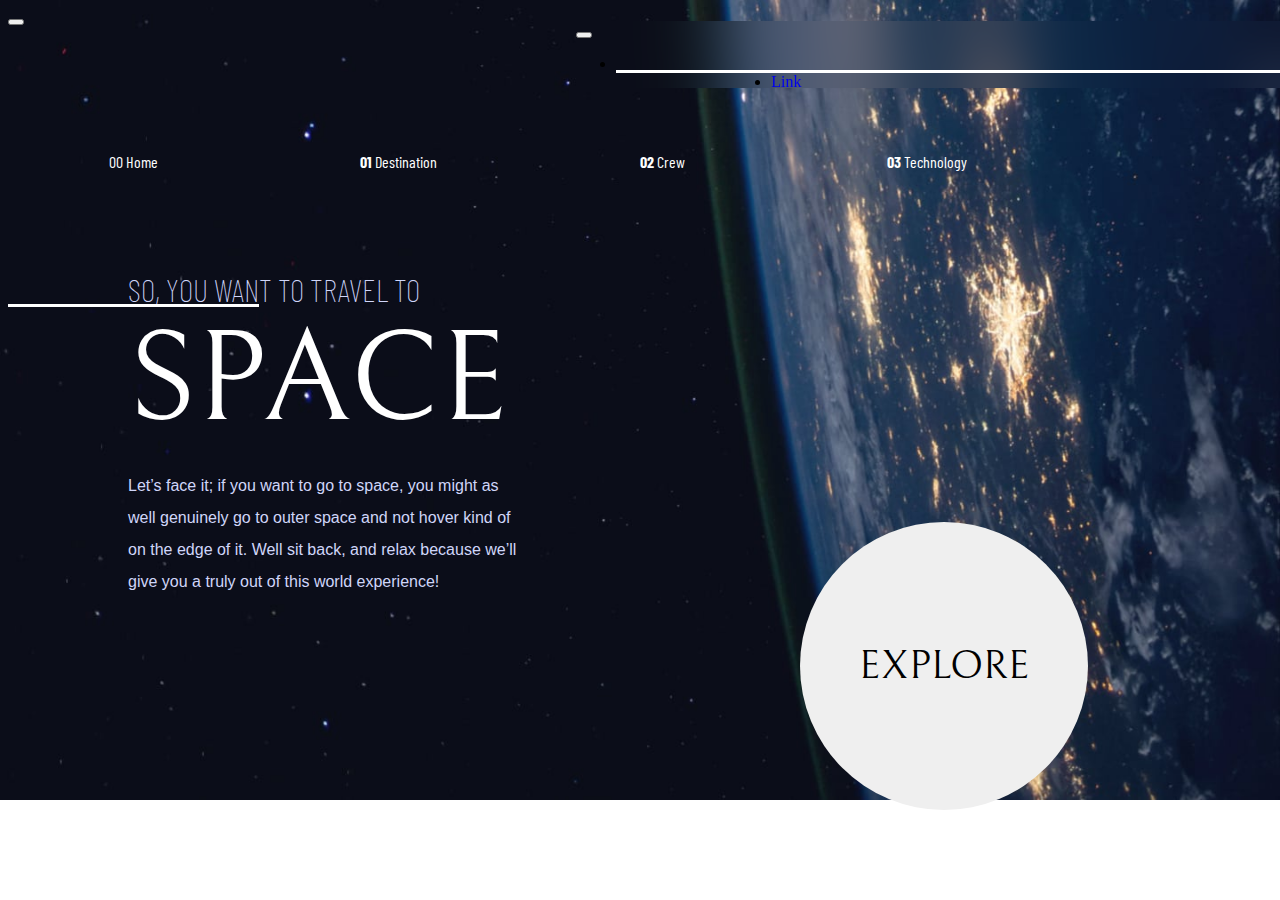
<file: starter-code/index.html>
<!DOCTYPE html>
<html lang="en">
  <head>
    <meta charset="UTF-8" />
    <meta name="viewport" content="width=device-width, initial-scale=1.0" />

    <link rel="preconnect" href="https://fonts.googleapis.com" />
    <link rel="preconnect" href="https://fonts.gstatic.com" crossorigin />
    <link
      href="https://fonts.googleapis.com/css2?family=Barlow+Condensed:wght@200&family=Bellefair&display=swap"
      rel="stylesheet"
    />

    <link
      rel="icon"
      type="image/png"
      sizes="32x32"
      href="./assets/favicon-32x32.png"
    />

    <!-- CSS stylesheets -->
    <link
      href="https://cdn.jsdelivr.net/npm/bootstrap@5.2.2/dist/css/bootstrap.min.css"
      rel="stylesheet"
      integrity="sha384-Zenh87qX5JnK2Jl0vWa8Ck2rdkQ2Bzep5IDxbcnCeuOxjzrPF/et3URy9Bv1WTRi"
      crossorigin="anonymous"
    />

    <!-- Bootstrap Scripts -->
    <script
      src="https://cdn.jsdelivr.net/npm/bootstrap@5.2.2/dist/js/bootstrap.bundle.min.js"
      integrity="sha384-OERcA2EqjJCMA+/3y+gxIOqMEjwtxJY7qPCqsdltbNJuaOe923+mo//f6V8Qbsw3"
      crossorigin="anonymous"
    ></script>

    <link rel="stylesheet" href="styles.css" />

    <title>Frontend Mentor | Space tourism website</title>
    <style>
      body {
        background-image: url("./assets/home/background-home-desktop.jpg");
        background-repeat: no-repeat;
        background-size: cover;
      }
      @media only screen and (max-width: 767px) {
        body {
          /* The file size of this background image is 93% smaller
       * to improve page load speed on mobile internet connections */
          background-image: url("./assets/home/background-home-mobile.jpg");
          background-attachment: fixed;
        }
      }
    </style>
  </head>
  <body>
    <nav class="navbar navbar-expand-lg" id="my-navbar">
      <button class="navbar-toggler" type="button" data-toggle="collapse" data-target="#navbarTogglerDemo03" aria-controls="navbarTogglerDemo03" aria-expanded="false" aria-label="Toggle navigation">
        <span class="navbar-toggler-icon"></span>
      </button>
    
      <div class="collapse navbar-collapse" id="navbarTogglerDemo03">
        <ul class="navbar-nav mr-auto mt-2 mt-lg-0">
          <li class="nav-item active">
            <div class="col-lg-3 col-md-4 d-flex justify-content-center nav-item">
              <div class="item-div active">
                <a class="main-navbar-link-anchor nav-link" href="index.html">00 Home</a>
              </div>
            </div>
          </li>
          <li class="nav-item">
            <a class="nav-link" href="#">Link</a>
          </li>
        </ul>
      </div>
    </nav>

    <nav class="navbar">
      <button class="navbar-toggler" type="button" data-toggle="collapse" data-target="#navbarTogglerDemo02" aria-controls="navbarTogglerDemo02" aria-expanded="false" aria-label="Toggle navigation">
        <span class="navbar-toggler-icon"></span>
      </button>
      <div class="navbar-mine collapse navbar-collapse">
        <div class="row navbar-nav">
          <div class="col-lg-3 col-md-4 d-flex justify-content-center nav-item">
            <div class="item-div active">
              <a class="main-navbar-link-anchor nav-link" href="index.html">00 Home</a>
            </div>
          </div>
          <div class="col-lg-3 col-md-4 d-flex justify-content-center nav-item">
            <div class="item-div">
              <a class="main-navbar-link-anchor nav-link" href="destination-moon.html"><strong>01 </strong>Destination</a>
            </div>
          </div>
          <div class="col-lg-3 col-md-4 d-flex justify-content-center nav-item">
            <div class="item-div">
              <a class="main-navbar-link-anchor crew nav-link" href="crew-commander.html"><strong>02</strong> Crew</a>
            </div>
          </div>
          <div class="col-lg-3 col-md-4 d-flex justify-content-center nav-item">
            <div class="item-div">
              <a class="main-navbar-link-anchor nav-link" href="technology-vehicle.html"><strong>03</strong> Technology</a>
            </div>
          </div>
        </div>
      </div>
    </nav>

    <div class="home-div">
      <h2 class="travel-h2">SO, YOU WANT TO TRAVEL TO</h2>
      <h1 class="space-title">SPACE</h1>
      <p class="intro-text">
        Let’s face it; if you want to go to space, you might as well genuinely
        go to outer space and not hover kind of on the edge of it. Well sit
        back, and relax because we’ll give you a truly out of this world
        experience!
      </p>
    </div>
    <div class="button-div">
      <button
        class="explore-button"
        onclick="location.href = 'destination-moon.html';"
      >
        EXPLORE
      </button>
    </div>
  </body>
</html>
</file>
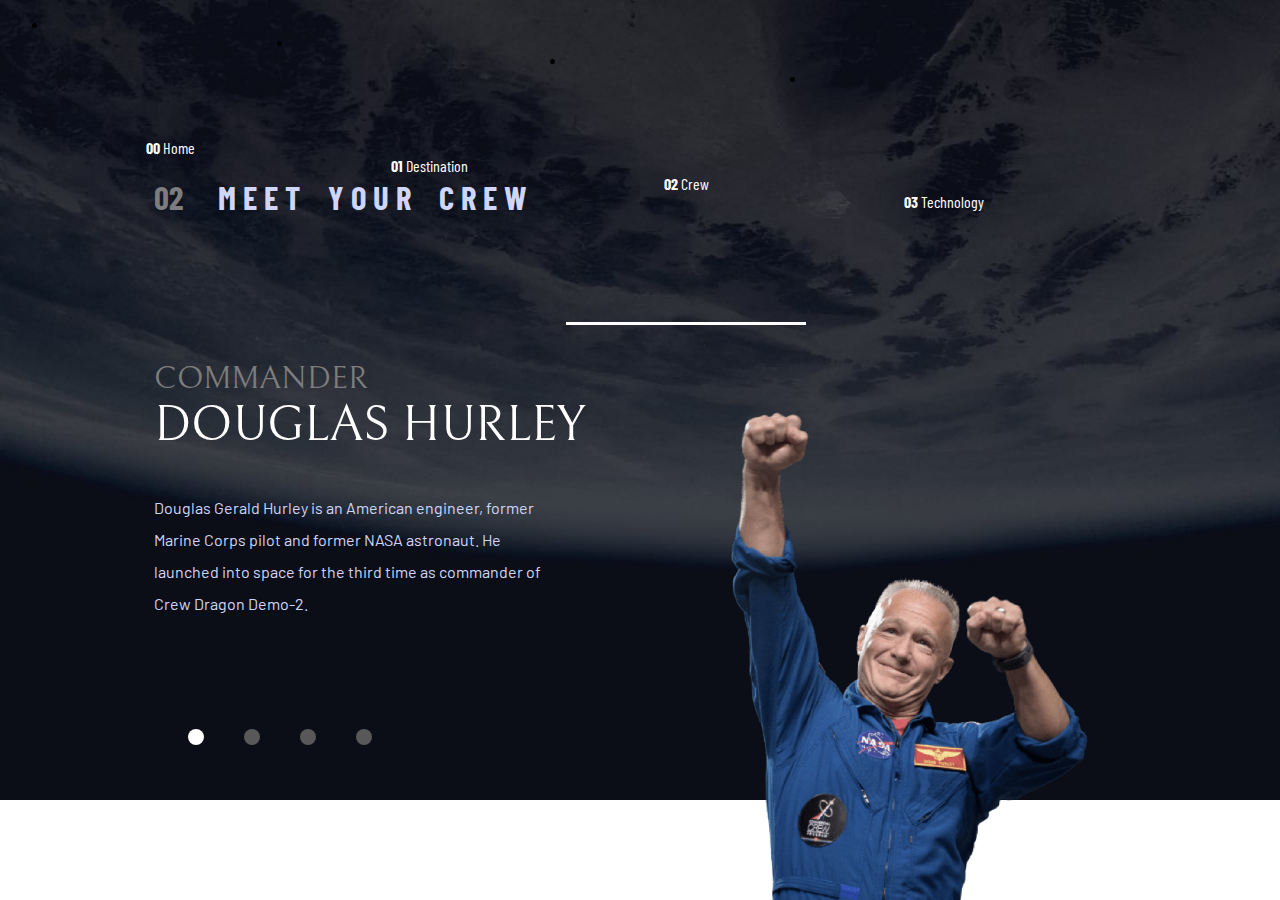
<file: starter-code/crew-commander.html>
<!DOCTYPE html>
<html lang="en">
<head>
  <meta charset="UTF-8">
  <meta name="viewport" content="width=device-width, initial-scale=1.0">
  <link rel="preconnect" href="https://fonts.googleapis.com">
  <link rel="preconnect" href="https://fonts.gstatic.com" crossorigin>
  <link href="https://fonts.googleapis.com/css2?family=Barlow&family=Barlow+Condensed&family=Bellefair&display=swap" rel="stylesheet">

  <link rel="icon" type="image/png" sizes="32x32" href="./assets/favicon-32x32.png">
  <link rel="stylesheet" href="styles.css">
  <title>Frontend Mentor | Space tourism website</title>
  <style>
  @media screen and (min-width: 1024px) {
        body {
          /* The file size of this background image is 93% smaller
          * to improve page load speed on mobile internet connections */
          background-image: url("./assets/crew/background-crew-desktop.jpg");
          background-size: cover;
          background-repeat:no-repeat;
          }
      }
      @media screen and (max-width: 1024px) {
        body {
          /* The file size of this background image is 93% smaller
          * to improve page load speed on mobile internet connections */
          background-image: url("./assets/crew/background-crew-tablet.jpg");
          background-size: cover;
          background-repeat:no-repeat;
          }
      }
      @media screen and (max-width: 720px) {
        body {
          /* The file size of this background image is 93% smaller
          * to improve page load speed on mobile internet connections */
          background-image: url("./assets/crew/background-crew-mobile.jpg");
          background-size: cover;
          background-repeat:no-repeat;
          }
      }
  </style>
</head>
<body>
  <div>
    <ul class="navbar">
      <li><div class="item-div"><a class="main-navbar-link-anchor" href="index.html"><strong>00 </strong>Home</a></div></li>
      <li><div class="item-div"><a class="main-navbar-link-anchor" href="destination-moon.html"><strong>01 </strong>Destination</a></div></li>
      <li><div class="item-div active"><a class="main-navbar-link-anchor crew" href="crew-commander.html"><strong>02</strong> Crew</a></div></li>
      <li><div class="item-div"><a class="main-navbar-link-anchor" href="technology-vehicle.html"><strong>03</strong> Technology</a></div></li>
    </ul>
  </div>

  <div class="meet-crew"><h3><span class="text">02</span>&nbsp&nbsp&nbsp&nbsp M E E T &nbsp&nbsp Y O U R &nbsp&nbsp C R E W</h3></div>

  <div class="crew-member-info">
    <h2 class="crew-occupation">COMMANDER</h2>
    <div class="crew-name">DOUGLAS HURLEY</div>
    <div class="crew-info-div">
      <p class="planet-description">
        Douglas Gerald Hurley is an American engineer, former Marine Corps pilot 
        and former NASA astronaut. He launched into space for the third time as 
        commander of Crew Dragon Demo-2.
      </p>
    </div>
  </div>
  <ul class="crew-navbar">
    <li class="crew-link"><a class="" href="crew-commander.html"><span class="dot-is-active"></span></a></li>
    <li class="crew-link"><a class="" href="crew-specialist.html"><span class="dot"></span></a></li>
    <li class="crew-link"><a class="" href="crew-pilot.html"><span class="dot"></span></a></li>
    <li class="crew-link"><a  class="" href="crew-engineer.html"><span class="dot"></span></button></a></li>
  </ul>
  <img class="crew-img" src="./assets/crew/image-douglas-hurley.png">
</body>
</html>
</file>
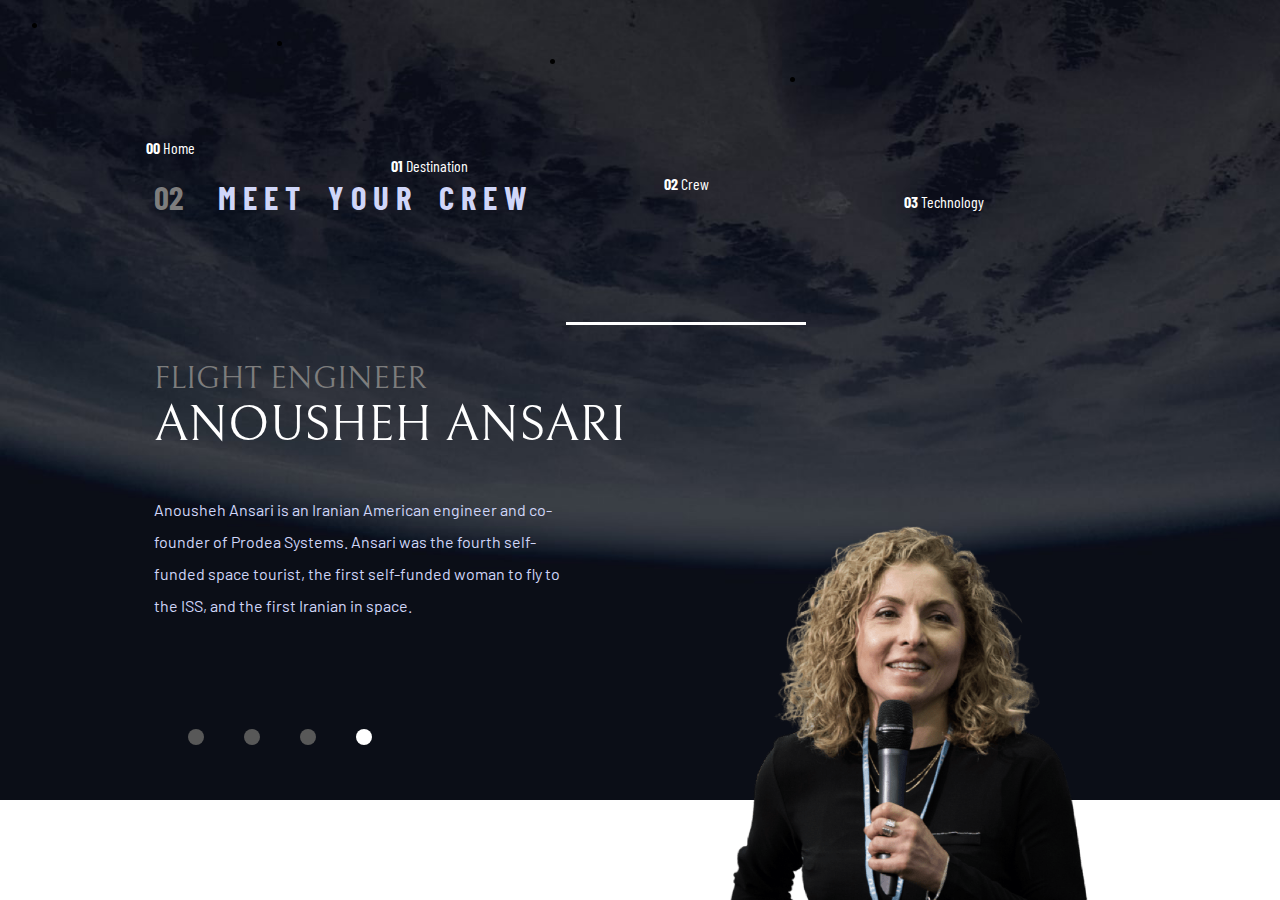
<file: starter-code/crew-engineer.html>
<!DOCTYPE html>
<html lang="en">
<head>
  <meta charset="UTF-8">
  <meta name="viewport" content="width=device-width, initial-scale=1.0">
  <link rel="preconnect" href="https://fonts.googleapis.com">
  <link rel="preconnect" href="https://fonts.gstatic.com" crossorigin>
  <link href="https://fonts.googleapis.com/css2?family=Barlow&family=Barlow+Condensed&family=Bellefair&display=swap" rel="stylesheet">

  <link rel="icon" type="image/png" sizes="32x32" href="./assets/favicon-32x32.png">
  <link rel="stylesheet" href="styles.css">
  <title>Frontend Mentor | Space tourism website</title>
  <style>
  @media screen and (min-width: 1024px) {
        body {
          /* The file size of this background image is 93% smaller
          * to improve page load speed on mobile internet connections */
          background-image: url("./assets/crew/background-crew-desktop.jpg");
          background-size: cover;
          background-repeat:no-repeat;
          }
      }
      @media screen and (max-width: 1024px) {
        body {
          /* The file size of this background image is 93% smaller
          * to improve page load speed on mobile internet connections */
          background-image: url("./assets/crew/background-crew-tablet.jpg");
          background-size: cover;
          background-repeat:no-repeat;
          }
      }
      @media screen and (max-width: 720px) {
        body {
          /* The file size of this background image is 93% smaller
          * to improve page load speed on mobile internet connections */
          background-image: url("./assets/crew/background-crew-mobile.jpg");
          background-size: cover;
          background-repeat:no-repeat;
          }
      }
  </style>
</head>
<body>
  <div>
    <ul class="navbar">
      <li><div class="item-div"><a class="main-navbar-link-anchor" href="index.html"><strong>00 </strong>Home</a></div></li>
      <li><div class="item-div"><a class="main-navbar-link-anchor" href="destination-moon.html"><strong>01 </strong>Destination</a></div></li>
      <li><div class="item-div active"><a class="main-navbar-link-anchor crew" href="crew-commander.html"><strong>02</strong> Crew</a></div></li>
      <li><div class="item-div"><a class="main-navbar-link-anchor" href="technology-vehicle.html"><strong>03</strong> Technology</a></div></li>
    </ul>
  </div>

  <div class="meet-crew"><h3><span class="text">02</span>&nbsp&nbsp&nbsp&nbsp M E E T &nbsp&nbsp Y O U R &nbsp&nbsp C R E W</h3></div>

  <div class="crew-member-info">
    <h2 class="crew-occupation">FLIGHT ENGINEER</h2>
    <div class="crew-name">ANOUSHEH ANSARI</div>
    <div class="crew-info-div">
      <p class="planet-description">
        Anousheh Ansari is an Iranian American engineer and co-founder of Prodea Systems. 
        Ansari was the fourth self-funded space tourist, the first self-funded woman to 
        fly to the ISS, and the first Iranian in space. 
      </p>
    </div>
  </div>
  <ul class="crew-navbar">
    <li class="crew-link"><a class="" href="crew-commander.html"><span class="dot"></span></a></li>
    <li class="crew-link"><a class="" href="crew-specialist.html"><span class="dot"></span></a></li>
    <li class="crew-link"><a class="" href="crew-pilot.html"><span class="dot"></span></a></li>
    <li class="crew-link"><a  class="" href="crew-engineer.html"><span class="dot-is-active"></span></button></a></li>
  </ul>
  <img class="crew-img" src="./assets/crew/image-anousheh-ansari.png">
</body>
</html>
</file>
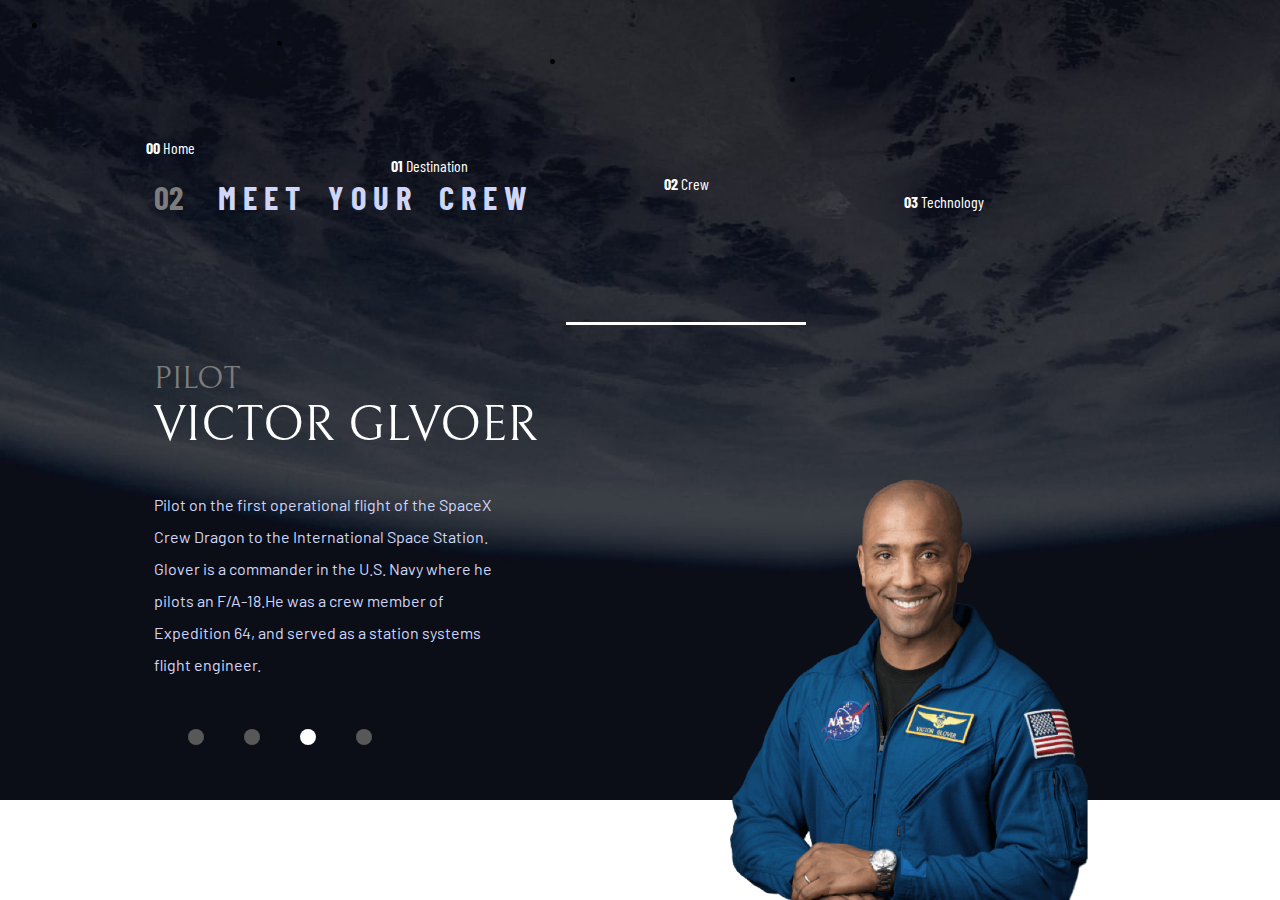
<file: starter-code/crew-pilot.html>
<!DOCTYPE html>
<html lang="en">
<head>
  <meta charset="UTF-8">
  <meta name="viewport" content="width=device-width, initial-scale=1.0">
  <link rel="preconnect" href="https://fonts.googleapis.com">
  <link rel="preconnect" href="https://fonts.gstatic.com" crossorigin>
  <link href="https://fonts.googleapis.com/css2?family=Barlow&family=Barlow+Condensed&family=Bellefair&display=swap" rel="stylesheet">

  <link rel="icon" type="image/png" sizes="32x32" href="./assets/favicon-32x32.png">
  <link rel="stylesheet" href="styles.css">
  <title>Frontend Mentor | Space tourism website</title>
  <style>
  @media screen and (min-width: 1024px) {
        body {
          /* The file size of this background image is 93% smaller
          * to improve page load speed on mobile internet connections */
          background-image: url("./assets/crew/background-crew-desktop.jpg");
          background-size: cover;
          background-repeat:no-repeat;
          }
      }
      @media screen and (max-width: 1024px) {
        body {
          /* The file size of this background image is 93% smaller
          * to improve page load speed on mobile internet connections */
          background-image: url("./assets/crew/background-crew-tablet.jpg");
          background-size: cover;
          background-repeat:no-repeat;
          }
      }
      @media screen and (max-width: 720px) {
        body {
          /* The file size of this background image is 93% smaller
          * to improve page load speed on mobile internet connections */
          background-image: url("./assets/crew/background-crew-mobile.jpg");
          background-size: cover;
          background-repeat:no-repeat;
          }
      }
  </style>
</head>
<body>
  <div>
    <ul class="navbar">
      <li><div class="item-div"><a class="main-navbar-link-anchor" href="index.html"><strong>00 </strong>Home</a></div></li>
      <li><div class="item-div"><a class="main-navbar-link-anchor" href="destination-moon.html"><strong>01 </strong>Destination</a></div></li>
      <li><div class="item-div active"><a class="main-navbar-link-anchor crew" href="crew-commander.html"><strong>02</strong> Crew</a></div></li>
      <li><div class="item-div"><a class="main-navbar-link-anchor" href="technology-vehicle.html"><strong>03</strong> Technology</a></div></li>
    </ul>
  </div>

  <div class="meet-crew"><h3><span class="text">02</span>&nbsp&nbsp&nbsp&nbsp M E E T &nbsp&nbsp Y O U R &nbsp&nbsp C R E W</h3></div>

  <div class="crew-member-info">
    <h2 class="crew-occupation">PILOT</h2>
    <div class="crew-name">VICTOR GLVOER</div>
    <div class="crew-info-div">
      <p class="planet-description">
        Pilot on the first operational flight of the SpaceX Crew Dragon to the 
        International Space Station. Glover is a commander in the U.S. Navy where 
        he pilots an F/A-18.He was a crew member of Expedition 64, and served as a 
        station systems flight engineer.
      </p>
    </div>
  </div>
  <ul class="crew-navbar">
    <li class="crew-link"><a class="" href="crew-commander.html"><span class="dot"></span></a></li>
    <li class="crew-link"><a class="" href="crew-specialist.html"><span class="dot"></span></a></li>
    <li class="crew-link"><a class="" href="crew-pilot.html"><span class="dot-is-active"></span></a></li>
    <li class="crew-link"><a  class="" href="crew-engineer.html"><span class="dot"></span></button></a></li>
  </ul>
  <img class="crew-img" src="./assets/crew/image-victor-glover.png">
</body>
</html>
</file>
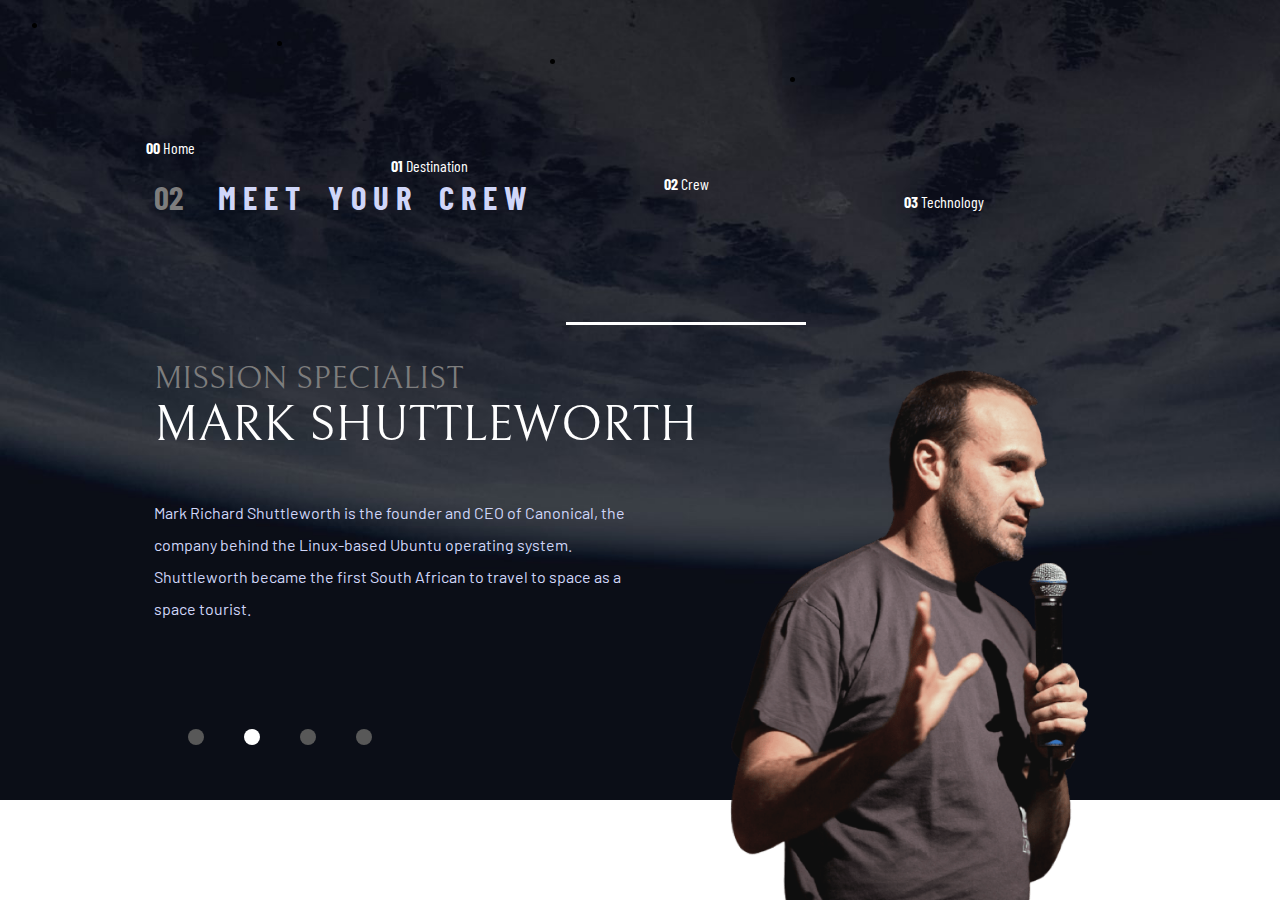
<file: starter-code/crew-specialist.html>
<!DOCTYPE html>
<html lang="en">
<head>
  <meta charset="UTF-8">
  <meta name="viewport" content="width=device-width, initial-scale=1.0">
  <link rel="preconnect" href="https://fonts.googleapis.com">
  <link rel="preconnect" href="https://fonts.gstatic.com" crossorigin>
  <link href="https://fonts.googleapis.com/css2?family=Barlow&family=Barlow+Condensed&family=Bellefair&display=swap" rel="stylesheet">

  <link rel="icon" type="image/png" sizes="32x32" href="./assets/favicon-32x32.png">
  <link rel="stylesheet" href="styles.css">
  <title>Frontend Mentor | Space tourism website</title>
  <style>
  @media screen and (min-width: 1024px) {
        body {
          /* The file size of this background image is 93% smaller
          * to improve page load speed on mobile internet connections */
          background-image: url("./assets/crew/background-crew-desktop.jpg");
          background-size: cover;
          background-repeat:no-repeat;
          }
      }
      @media screen and (max-width: 1024px) {
        body {
          /* The file size of this background image is 93% smaller
          * to improve page load speed on mobile internet connections */
          background-image: url("./assets/crew/background-crew-tablet.jpg");
          background-size: cover;
          background-repeat:no-repeat;
          }
      }
      @media screen and (max-width: 720px) {
        body {
          /* The file size of this background image is 93% smaller
          * to improve page load speed on mobile internet connections */
          background-image: url("./assets/crew/background-crew-mobile.jpg");
          background-size: cover;
          background-repeat:no-repeat;
          }
      }
  </style>
</head>
<body>
  <div>
    <ul class="navbar">
      <li><div class="item-div"><a class="main-navbar-link-anchor" href="index.html"><strong>00 </strong>Home</a></div></li>
      <li><div class="item-div"><a class="main-navbar-link-anchor" href="destination-moon.html"><strong>01 </strong>Destination</a></div></li>
      <li><div class="item-div active"><a class="main-navbar-link-anchor crew" href="crew-commander.html"><strong>02</strong> Crew</a></div></li>
      <li><div class="item-div"><a class="main-navbar-link-anchor" href="technology-vehicle.html"><strong>03</strong> Technology</a></div></li>
    </ul>
  </div>

  <div class="meet-crew"><h3><span class="text">02</span>&nbsp&nbsp&nbsp&nbsp M E E T &nbsp&nbsp Y O U R &nbsp&nbsp C R E W</h3></div>

  <div class="crew-member-info">
    <h2 class="crew-occupation">MISSION SPECIALIST</h2>
    <div class="crew-name">MARK SHUTTLEWORTH</div>
    <div class="crew-info-div">
      <p class="planet-description">
        Mark Richard Shuttleworth is the founder and CEO of Canonical, the company behind 
        the Linux-based Ubuntu operating system. Shuttleworth became the first South 
        African to travel to space as a space tourist.
      </p>
    </div>
  </div>
  <ul class="crew-navbar">
    <li class="crew-link"><a class="" href="crew-commander.html"><span class="dot"></span></a></li>
    <li class="crew-link"><a class="" href="crew-specialist.html"><span class="dot-is-active"></span></a></li>
    <li class="crew-link"><a class="" href="crew-pilot.html"><span class="dot"></span></a></li>
    <li class="crew-link"><a  class="" href="crew-engineer.html"><span class="dot"></span></button></a></li>
  </ul>
  <img class="crew-img" src="./assets/crew/image-mark-shuttleworth.png">
</body>
</html>
</file>
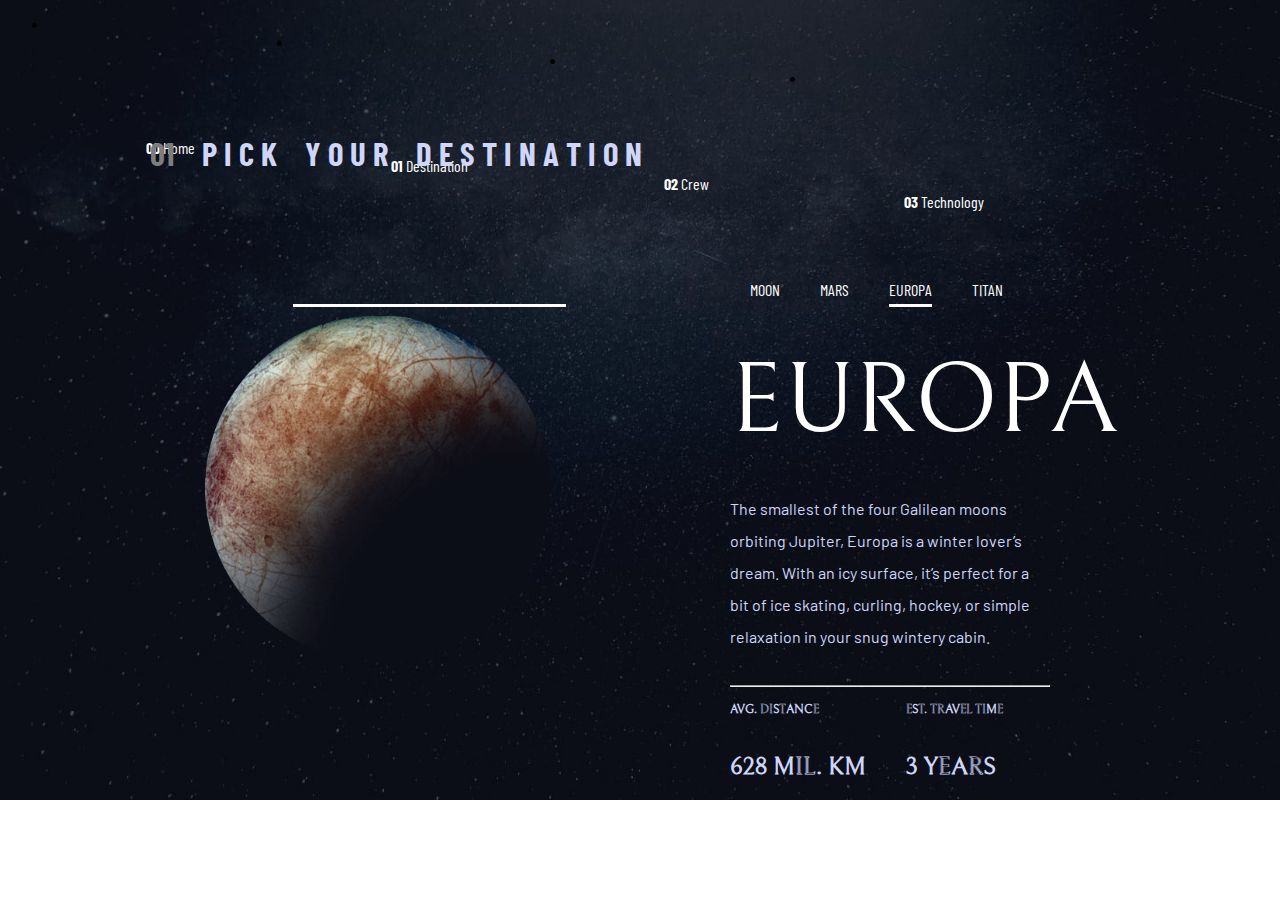
<file: starter-code/destination-europa.html>
<!DOCTYPE html>
<html lang="en">
<head>
  <meta charset="UTF-8">
  <meta name="viewport" content="width=device-width, initial-scale=1.0">
  <link rel="preconnect" href="https://fonts.googleapis.com">
  <link rel="preconnect" href="https://fonts.gstatic.com" crossorigin>
  <link href="https://fonts.googleapis.com/css2?family=Barlow&family=Barlow+Condensed&family=Bellefair&display=swap" rel="stylesheet">

  <link rel="icon" type="image/png" sizes="32x32" href="./assets/favicon-32x32.png">
  <link rel="stylesheet" href="styles.css">
  <title>Frontend Mentor | Space tourism website</title>
  <style>
    @media screen and (min-width: 1024px) {
      body {
        /* The file size of this background image is 93% smaller
        * to improve page load speed on mobile internet connections */
        background-image: url("./assets/destination/background-destination-desktop.jpg");
        background-size: cover;
        background-repeat:no-repeat;
        }
    }
    @media screen and (max-width: 1024px) {
      body {
        /* The file size of this background image is 93% smaller
        * to improve page load speed on mobile internet connections */
        background-image: url("./assets/destination/background-destination-tablet.jpg");
        background-size: cover;
        background-repeat:no-repeat;
        }
    }
    @media screen and (max-width: 720px) {
      body {
        /* The file size of this background image is 93% smaller
        * to improve page load speed on mobile internet connections */
        background-image: url("./assets/destination/background-destination-mobile.jpg");
        background-size: cover;
        background-repeat:no-repeat;
        }
    }
  </style>
</head>
<body>
  <div>
    <ul class="navbar">
      <li><div class="item-div"><a class="main-navbar-link-anchor" href="index.html"><strong>00 </strong>Home</a></div></li>
      <li><div class="item-div active"><a class="main-navbar-link-anchor" href="destination-moon.html"><strong>01 </strong>Destination</a></div></li>
      <li><div class="item-div"><a class="main-navbar-link-anchor crew" href="crew-commander.html"><strong>02</strong> Crew</a></div></li>
      <li><div class="item-div"><a class="main-navbar-link-anchor" href="technology-vehicle.html"><strong>03</strong> Technology</a></div></li>
    </ul>
  </div>
  <div class="pick-your-destination"><h3><span class="text">01</span>&nbsp&nbsp&nbsp&nbspP I C K &nbsp&nbsp Y O U R &nbsp&nbsp D E S T I N A T I O N</h3></div>

  <img class="image" src="./assets/destination/image-europa.png">

  <div class="info-container">
    <ul class="destination-navbar">
      <li class="destination-link"><a class="destination-link-anchor" href="destination-moon.html">MOON</a></li>
      <li class="destination-link"><a class="destination-link-anchor" href="destination-mars.html">MARS</a></li>
      <li class="destination-link"><a class="active destination-link-anchor" href="destination-europa.html">EUROPA</a></li>
      <li class="destination-link"><a  class="destination-link-anchor" href="destination-titan.html">TITAN</a></li>
    </ul>
    <div class="planet-name">EUROPA</div>
    <br>
    <div class="planet-info-div">
      <p class="planet-description">
        The smallest of the four Galilean moons orbiting Jupiter, Europa is a 
        winter lover’s dream. With an icy surface, it’s perfect for a bit of 
        ice skating, curling, hockey, or simple relaxation in your snug 
        wintery cabin.
      </p>
      <hr>
      <div class="avg">
        <div class="avg-distance">
          <h3 class="subheading2">AVG. DISTANCE</h3>
          <h2 class="distance-h2">628 MIL. KM</h2>
        </div>
        <div class="travel-time">
          <h3 class="subheading2">EST. TRAVEL TIME</h3>
          <h2 class="distance-h2">3 YEARS</h2>
        </div>
      </div>
    </div>
  </div>
</body>
</html>
</file>
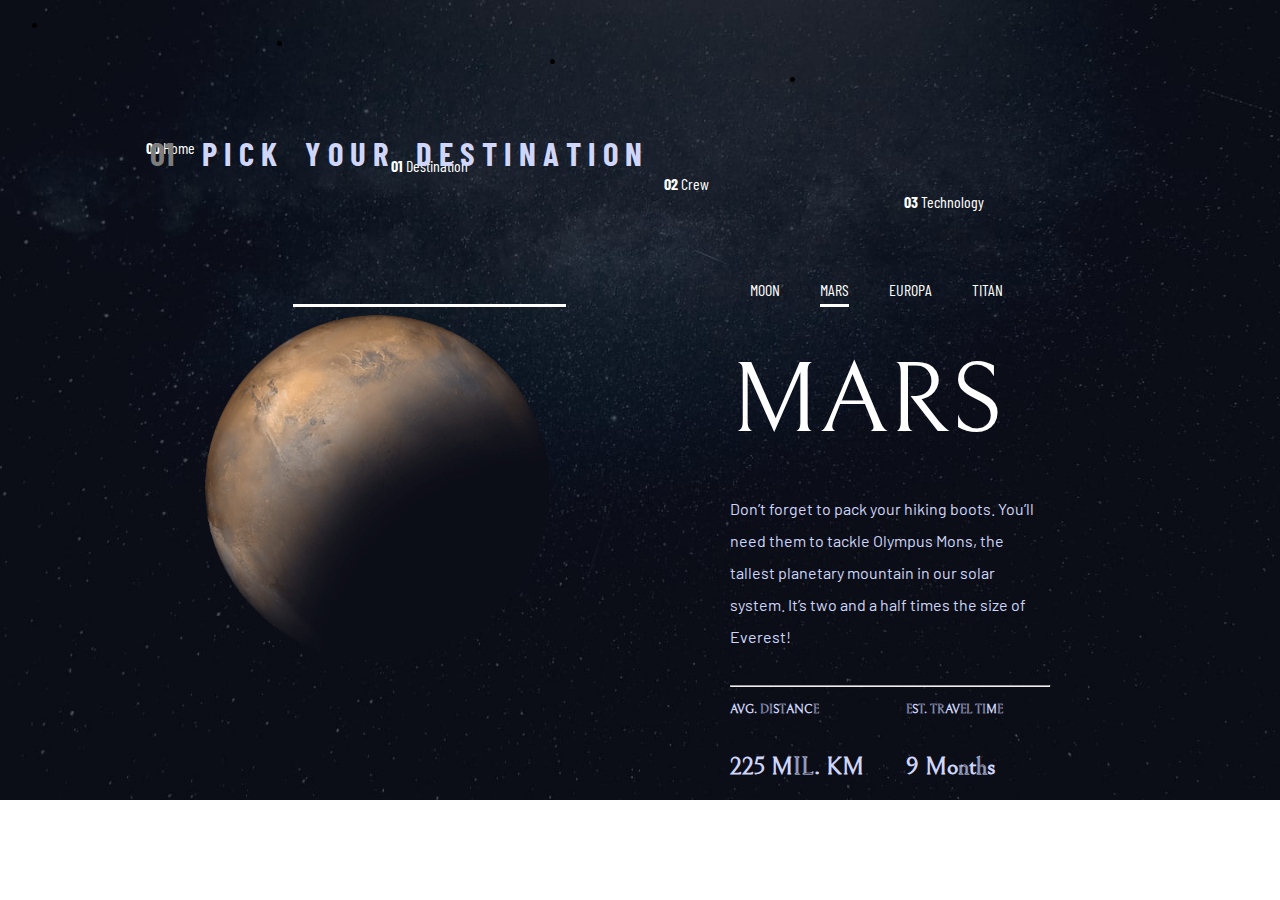
<file: starter-code/destination-mars.html>
<!DOCTYPE html>
<html lang="en">
<head>
  <meta charset="UTF-8">
  <meta name="viewport" content="width=device-width, initial-scale=1.0">
  <link rel="preconnect" href="https://fonts.googleapis.com">
  <link rel="preconnect" href="https://fonts.gstatic.com" crossorigin>
  <link href="https://fonts.googleapis.com/css2?family=Barlow&family=Barlow+Condensed&family=Bellefair&display=swap" rel="stylesheet">

  <link rel="icon" type="image/png" sizes="32x32" href="./assets/favicon-32x32.png">
  <link rel="stylesheet" href="styles.css">
  <title>Frontend Mentor | Space tourism website</title>
  <style>
    @media screen and (min-width: 1024px) {
      body {
        /* The file size of this background image is 93% smaller
        * to improve page load speed on mobile internet connections */
        background-image: url("./assets/destination/background-destination-desktop.jpg");
        background-size: cover;
        background-repeat:no-repeat;
        }
    }
    @media screen and (max-width: 1024px) {
      body {
        /* The file size of this background image is 93% smaller
        * to improve page load speed on mobile internet connections */
        background-image: url("./assets/destination/background-destination-tablet.jpg");
        background-size: cover;
        background-repeat:no-repeat;
        }
    }
    @media screen and (max-width: 720px) {
      body {
        /* The file size of this background image is 93% smaller
        * to improve page load speed on mobile internet connections */
        background-image: url("./assets/destination/background-destination-mobile.jpg");
        background-size: cover;
        background-repeat:no-repeat;
        }
    }
  </style>
</head>
<body>
  <div>
    <ul class="navbar">
      <li><div class="item-div"><a class="main-navbar-link-anchor" href="index.html"><strong>00 </strong>Home</a></div></li>
      <li><div class="item-div active"><a class="main-navbar-link-anchor" href="destination-moon.html"><strong>01 </strong>Destination</a></div></li>
      <li><div class="item-div"><a class="main-navbar-link-anchor crew" href="crew-commander.html"><strong>02</strong> Crew</a></div></li>
      <li><div class="item-div"><a class="main-navbar-link-anchor" href="technology-vehicle.html"><strong>03</strong> Technology</a></div></li>
    </ul>
  </div>
  <div class="pick-your-destination"><h3><span class="text">01</span>&nbsp&nbsp&nbsp&nbspP I C K &nbsp&nbsp Y O U R &nbsp&nbsp D E S T I N A T I O N</h3></div>

  <img class="image" src="./assets/destination/image-mars.png">

  <div class="info-container">
    <ul class="destination-navbar">
      <li class="destination-link"><a class="destination-link-anchor" href="destination-moon.html">MOON</a></li>
      <li class="destination-link"><a class="active destination-link-anchor" href="destination-mars.html">MARS</a></li>
      <li class="destination-link"><a class="destination-link-anchor" href="destination-europa.html">EUROPA</a></li>
      <li class="destination-link"><a  class="destination-link-anchor" href="destination-titan.html">TITAN</a></li>
    </ul>
    <div class="planet-name">MARS</div>
    <br>
    <div class="planet-info-div">
      <p class="planet-description">
        Don’t forget to pack your hiking boots. You’ll need them to tackle Olympus Mons, 
        the tallest planetary mountain in our solar system. It’s two and a half times 
        the size of Everest!
      </p>
      <hr>
      <div class="avg">
        <div class="avg-distance">
          <h3 class="subheading2">AVG. DISTANCE</h3>
          <h2 class="distance-h2">225 MIL. KM</h2>
        </div>
        <div class="travel-time">
          <h3 class="subheading2">EST. TRAVEL TIME</h3>
          <h2 class="distance-h2">9 Months</h2>
        </div>
      </div>
    </div>
  </div>
</body>
</html>
</file>
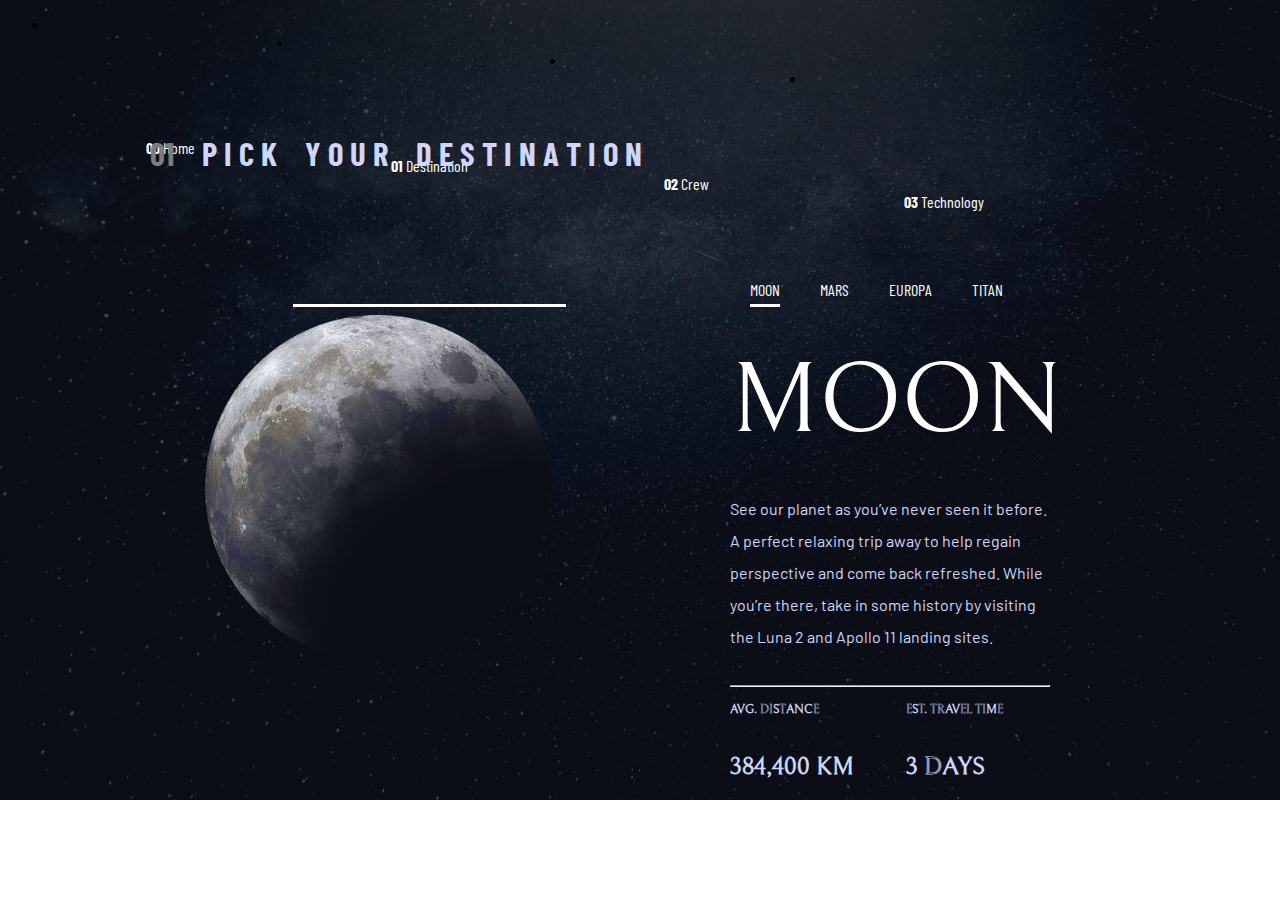
<file: starter-code/destination-moon.html>
<!DOCTYPE html>
<html lang="en">
<head>
  <meta charset="UTF-8">
  <meta name="viewport" content="width=device-width, initial-scale=1.0">
  <link rel="preconnect" href="https://fonts.googleapis.com">
  <link rel="preconnect" href="https://fonts.gstatic.com" crossorigin>
  <link href="https://fonts.googleapis.com/css2?family=Barlow&family=Barlow+Condensed&family=Bellefair&display=swap" rel="stylesheet">

  <link rel="icon" type="image/png" sizes="32x32" href="./assets/favicon-32x32.png">
  <link rel="stylesheet" href="styles.css">
  <title>Frontend Mentor | Space tourism website</title>
  <style>
    @media screen and (min-width: 1024px) {
      body {
        /* The file size of this background image is 93% smaller
        * to improve page load speed on mobile internet connections */
        background-image: url("./assets/destination/background-destination-desktop.jpg");
        background-size: cover;
        background-repeat:no-repeat;
        }
    }
    @media screen and (max-width: 1024px) {
      body {
        /* The file size of this background image is 93% smaller
        * to improve page load speed on mobile internet connections */
        background-image: url("./assets/destination/background-destination-tablet.jpg");
        background-size: cover;
        background-repeat:no-repeat;
        }
    }
    @media screen and (max-width: 720px) {
      body {
        /* The file size of this background image is 93% smaller
        * to improve page load speed on mobile internet connections */
        background-image: url("./assets/destination/background-destination-mobile.jpg");
        background-size: cover;
        background-repeat:no-repeat;
        }
    }
  </style>
</head>
<body>
  <div>
    <ul class="navbar">
      <li><div class="item-div"><a class="main-navbar-link-anchor" href="index.html"><strong>00 </strong>Home</a></div></li>
      <li><div class="item-div active"><a class="main-navbar-link-anchor" href="destination-moon.html"><strong>01 </strong>Destination</a></div></li>
      <li><div class="item-div"><a class="main-navbar-link-anchor crew" href="crew-commander.html"><strong>02</strong> Crew</a></div></li>
      <li><div class="item-div"><a class="main-navbar-link-anchor" href="technology-vehicle.html"><strong>03</strong> Technology</a></div></li>
    </ul>
  </div>
  <div class="pick-your-destination"><h3><span class="text">01</span>&nbsp&nbsp&nbsp&nbspP I C K &nbsp&nbsp Y O U R &nbsp&nbsp D E S T I N A T I O N</h3></div>

  <img class="image" src="./assets/destination/image-moon.png">

  <div class="info-container">
    <ul class="destination-navbar">
      <li class="destination-link"><a class="active destination-link-anchor" href="destination-moon.html">MOON</a></li>
      <li class="destination-link"><a class="destination-link-anchor" href="destination-mars.html">MARS</a></li>
      <li class="destination-link"><a class="destination-link-anchor" href="destination-europa.html">EUROPA</a></li>
      <li class="destination-link"><a  class="destination-link-anchor" href="destination-titan.html">TITAN</a></li>
    </ul>
    <div class="planet-name">MOON</div>
    <br>
    <div class="planet-info-div">
      <p class="planet-description">
        See our planet as you’ve never seen it before. A perfect relaxing trip away to help 
        regain perspective and come back refreshed. While you’re there, take in some history 
        by visiting the Luna 2 and Apollo 11 landing sites.
      </p>
      <hr>
      <div class="avg">
        <div class="avg-distance">
          <h3 class="subheading2">AVG. DISTANCE</h3>
          <h2 class="distance-h2">384,400 KM</h2>
        </div>
        <div class="travel-time">
          <h3 class="subheading2">EST. TRAVEL TIME</h3>
          <h2 class="distance-h2">3 DAYS</h2>
        </div>
      </div>
    </div>
  </div>
</body>
</html>
</file>
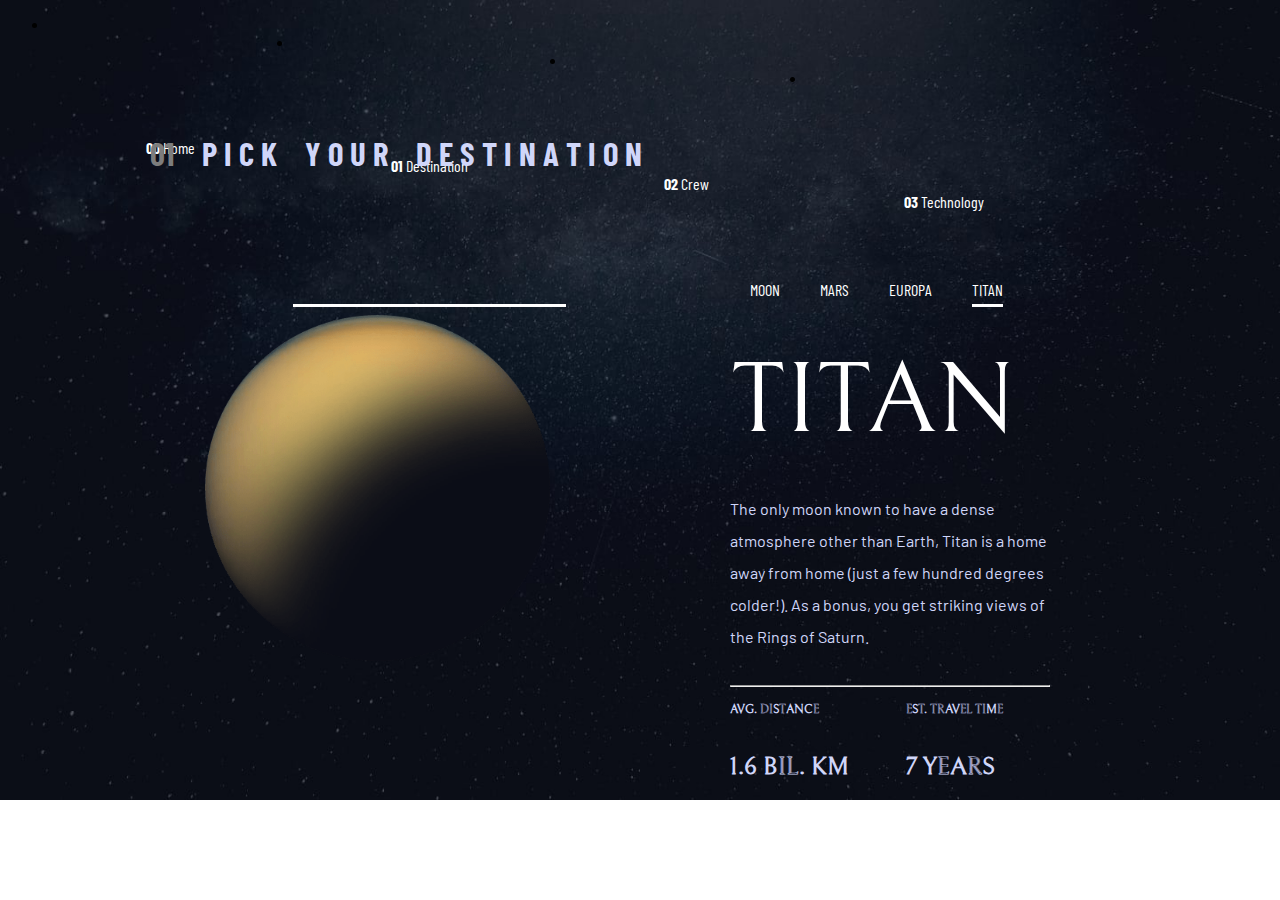
<file: starter-code/destination-titan.html>
<!DOCTYPE html>
<html lang="en">
<head>
  <meta charset="UTF-8">
  <meta name="viewport" content="width=device-width, initial-scale=1.0">
  <link rel="preconnect" href="https://fonts.googleapis.com">
  <link rel="preconnect" href="https://fonts.gstatic.com" crossorigin>
  <link href="https://fonts.googleapis.com/css2?family=Barlow&family=Barlow+Condensed&family=Bellefair&display=swap" rel="stylesheet">

  <link rel="icon" type="image/png" sizes="32x32" href="./assets/favicon-32x32.png">
  <link rel="stylesheet" href="styles.css">
  <title>Frontend Mentor | Space tourism website</title>
  <style media="screen">
    @media screen and (min-width: 1024px) {
      body {
        /* The file size of this background image is 93% smaller
        * to improve page load speed on mobile internet connections */
        background-image: url("./assets/destination/background-destination-desktop.jpg");
        background-size: cover;
        background-repeat:no-repeat;
        }
    }
    @media screen and (max-width: 1024px) {
      body {
        /* The file size of this background image is 93% smaller
        * to improve page load speed on mobile internet connections */
        background-image: url("./assets/destination/background-destination-tablet.jpg");
        background-size: cover;
        background-repeat:no-repeat;
        }
    }
    @media screen and (max-width: 720px) {
      body {
        /* The file size of this background image is 93% smaller
        * to improve page load speed on mobile internet connections */
        background-image: url("./assets/destination/background-destination-mobile.jpg");
        background-size: cover;
        background-repeat:no-repeat;
        }
    }
  </style>
</head>
<body>
  <div>
    <ul class="navbar">
      <li><div class="item-div"><a class="main-navbar-link-anchor" href="index.html"><strong>00 </strong>Home</a></div></li>
      <li><div class="item-div active"><a class="main-navbar-link-anchor" href="destination-moon.html"><strong>01 </strong>Destination</a></div></li>
      <li><div class="item-div"><a class="main-navbar-link-anchor crew" href="crew-commander.html"><strong>02</strong> Crew</a></div></li>
      <li><div class="item-div"><a class="main-navbar-link-anchor" href="technology-vehicle.html"><strong>03</strong> Technology</a></div></li>
    </ul>
  </div>
  <div class="pick-your-destination"><h3><span class="text">01</span>&nbsp&nbsp&nbsp&nbspP I C K &nbsp&nbsp Y O U R &nbsp&nbsp D E S T I N A T I O N</h3></div>

  <img class="image" src="./assets/destination/image-titan.png">

  <div class="info-container">
    <ul class="destination-navbar">
      <li class="destination-link"><a class="destination-link-anchor" href="destination-moon.html">MOON</a></li>
      <li class="destination-link"><a class="destination-link-anchor" href="destination-mars.html">MARS</a></li>
      <li class="destination-link"><a class="destination-link-anchor" href="destination-europa.html">EUROPA</a></li>
      <li class="destination-link"><a  class="active destination-link-anchor" href="destination-titan.html">TITAN</a></li>
    </ul>
    <div class="planet-name">TITAN</div>
    <br>
    <div class="planet-info-div">
      <p class="planet-description">
        The only moon known to have a dense atmosphere other than Earth, Titan 
        is a home away from home (just a few hundred degrees colder!). As a 
        bonus, you get striking views of the Rings of Saturn.
      </p>
      <hr>
      <div class="avg">
        <div class="avg-distance">
          <h3 class="subheading2">AVG. DISTANCE</h3>
          <h2 class="distance-h2">1.6 BIL. KM</h2>
        </div>
        <div class="travel-time">
          <h3 class="subheading2">EST. TRAVEL TIME</h3>
          <h2 class="distance-h2">7 YEARS</h2>
        </div>
      </div>
    </div>
  </div>
</body>
</html>
</file>
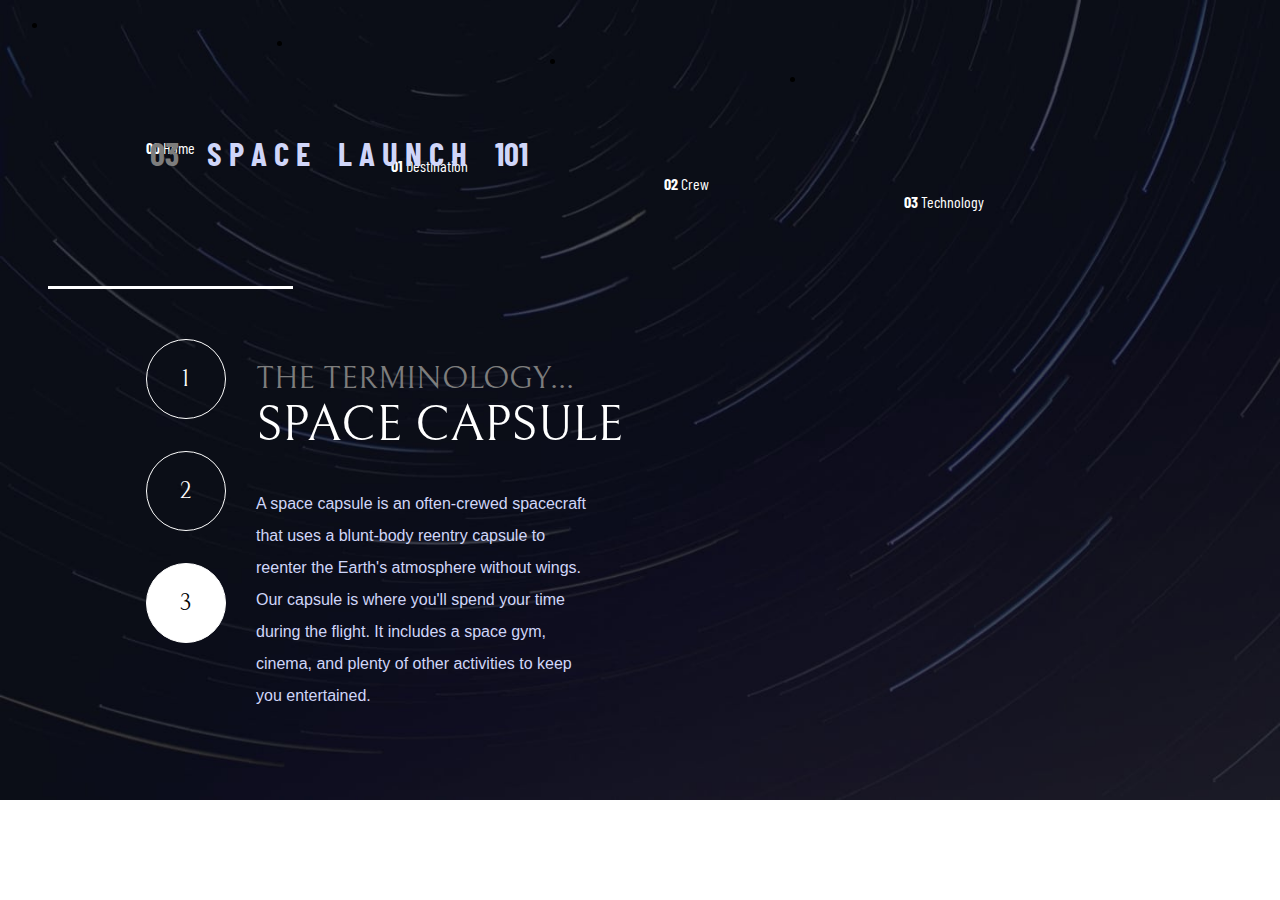
<file: starter-code/technology-capsule.html>
<!DOCTYPE html>
<html lang="en">
<head>
  <meta charset="UTF-8">
  <meta name="viewport" content="width=device-width, initial-scale=1.0">

  <link rel="preconnect" href="https://fonts.googleapis.com">
  <link rel="preconnect" href="https://fonts.gstatic.com" crossorigin>
  <link href="https://fonts.googleapis.com/css2?family=Barlow+Condensed:wght@200&family=Bellefair&display=swap" rel="stylesheet">

  <link rel="icon" type="image/png" sizes="32x32" href="./assets/favicon-32x32.png">
  <link rel="stylesheet" href="styles.css">
  <title>Frontend Mentor | Space tourism website</title>
  <style>
  @media screen and (min-width: 1024px) {
        body {
          /* The file size of this background image is 93% smaller
          * to improve page load speed on mobile internet connections */
          background-image: url("./assets/technology/background-technology-desktop.jpg");
          background-size: cover;
          background-repeat:no-repeat;
          }
      }
      @media screen and (max-width: 1024px) {
        body {
          /* The file size of this background image is 93% smaller
          * to improve page load speed on mobile internet connections */
          background-image: url("./assets/technology/background-technology-tablet.jpg");
          background-size: cover;
          background-repeat:no-repeat;
          }
      }
      @media screen and (max-width: 720px) {
        body {
          /* The file size of this background image is 93% smaller
          * to improve page load speed on mobile internet connections */
          background-image: url("./assets/technology/background-technology-mobile.jpg");
          background-size: cover;
          background-repeat:no-repeat;
          }
      }
  </style>
</head>
<body>
  <div>
    <ul class="navbar">
      <li><div class="item-div active"><a class="main-navbar-link-anchor" href="index.html"><strong>00 </strong>Home</a></div></li>
      <li><div class="item-div"><a class="main-navbar-link-anchor" href="destination-moon.html"><strong>01 </strong>Destination</a></div></li>
      <li><div class="item-div"><a class="main-navbar-link-anchor crew" href="crew-commander.html"><strong>02</strong> Crew</a></div></li>
      <li><div class="item-div"><a class="main-navbar-link-anchor" href="technology-vehicle.html"><strong>03</strong> Technology</a></div></li>
    </ul>
  </div>

  <div class="pick-your-destination"><h3><span class="text">03</span>&nbsp&nbsp&nbsp&nbspS P A C E &nbsp&nbsp L A U N C H &nbsp&nbsp 101</h3></div>

  <ul class="tech-navbar">
    <li class="tech-link"><a href="technology-vehicle.html"><button class="tech-button">1</button></a></li>
    <li class="tech-link"><a href="technology-spaceport.html"><button class="tech-button">2</button></a></li>
    <li class="tech-link"><a href="technology-capsule.html"><button class="tech-button active">3</button></a></li>
  </ul>

  <div class="tech-info">
    <h2 class="crew-occupation">THE TERMINOLOGY...</h2>
    <div class="crew-name">SPACE CAPSULE</div>
    <div class="crew-info-div">
      <p class="planet-description">
        A space capsule is an often-crewed spacecraft that uses a blunt-body reentry 
        capsule to reenter the Earth's atmosphere without wings. Our capsule is where 
        you'll spend your time during the flight. It includes a space gym, cinema, 
        and plenty of other activities to keep you entertained.
      </p>
    </div>
  </div>
</body>
</html>
</file>
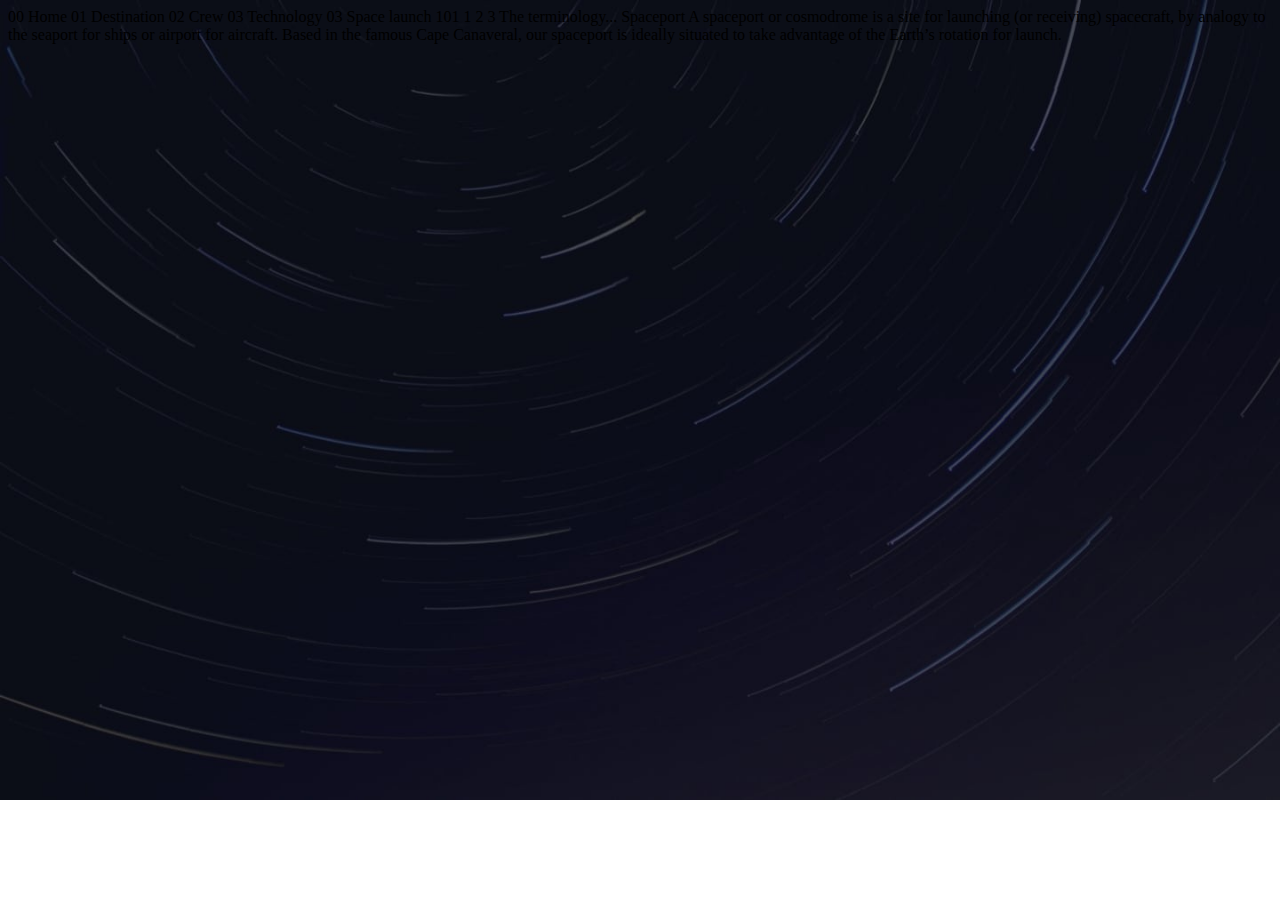
<file: starter-code/technology-spaceport.html>
<!DOCTYPE html>
<html lang="en">
<head>
  <meta charset="UTF-8">
  <meta name="viewport" content="width=device-width, initial-scale=1.0">

  <link rel="icon" type="image/png" sizes="32x32" href="./assets/favicon-32x32.png">
  
  <title>Frontend Mentor | Space tourism website</title>
  <style>
      @media screen and (min-width: 1024px) {
        body {
          /* The file size of this background image is 93% smaller
          * to improve page load speed on mobile internet connections */
          background-image: url("./assets/technology/background-technology-desktop.jpg");
          background-size: cover;
          background-repeat:no-repeat;
          }
      }
      @media screen and (max-width: 1024px) {
        body {
          /* The file size of this background image is 93% smaller
          * to improve page load speed on mobile internet connections */
          background-image: url("./assets/technology/background-technology-tablet.jpg");
          background-size: cover;
          background-repeat:no-repeat;
          }
      }
      @media screen and (max-width: 720px) {
        body {
          /* The file size of this background image is 93% smaller
          * to improve page load speed on mobile internet connections */
          background-image: url("./assets/technology/background-technology-mobile.jpg");
          background-size: cover;
          background-repeat:no-repeat;
          }
      }
  </style>
</head>
<body>

  00 Home
  01 Destination
  02 Crew
  03 Technology

  03 Space launch 101

  1
  2
  3

  The terminology...
  Spaceport

  A spaceport or cosmodrome is a site for launching (or receiving) spacecraft, 
  by analogy to the seaport for ships or airport for aircraft. Based in the 
  famous Cape Canaveral, our spaceport is ideally situated to take advantage 
  of the Earth’s rotation for launch.
</body>
</html>
</file>
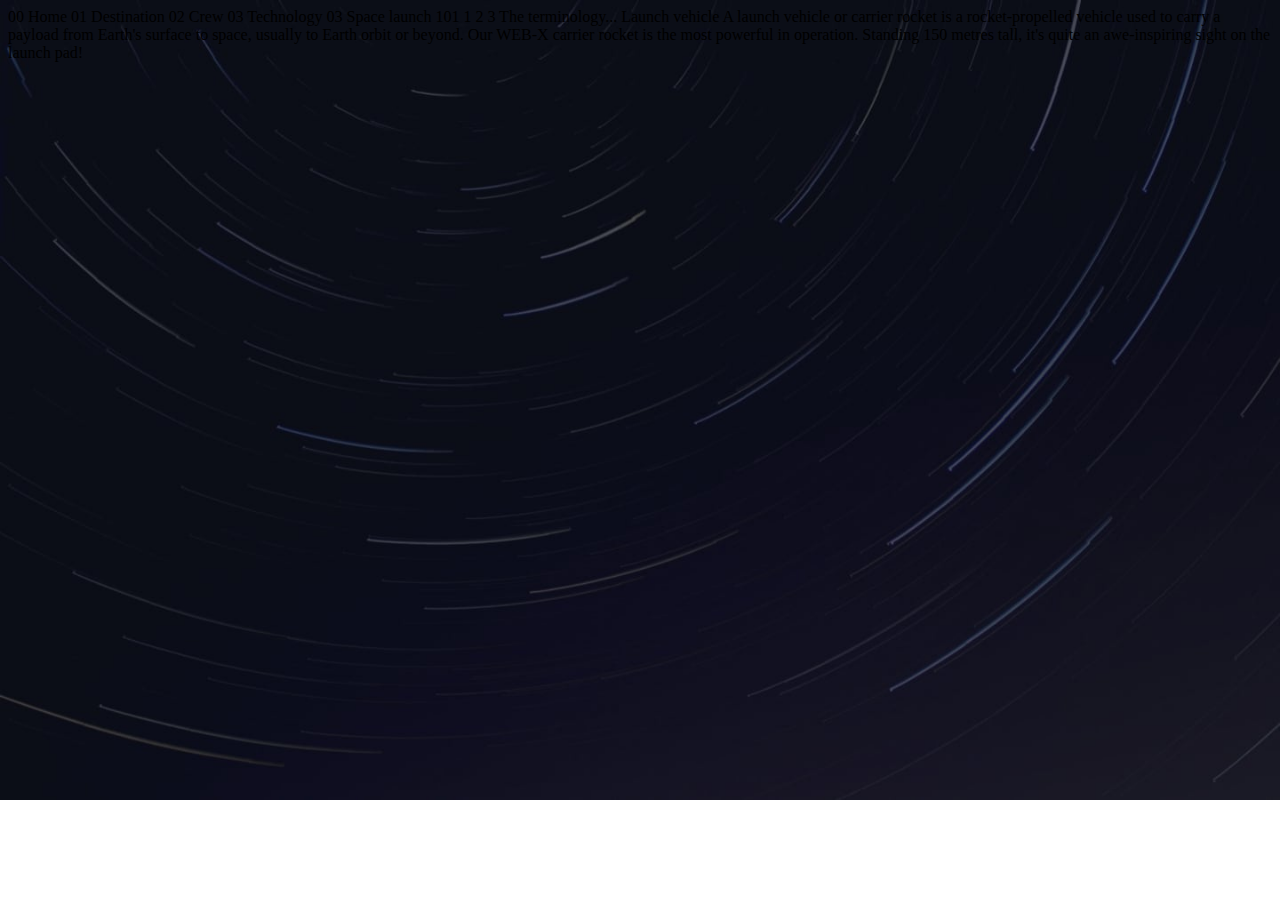
<file: starter-code/technology-vehicle.html>
<!DOCTYPE html>
<html lang="en">
<head>
  <meta charset="UTF-8">
  <meta name="viewport" content="width=device-width, initial-scale=1.0">

  <link rel="icon" type="image/png" sizes="32x32" href="./assets/favicon-32x32.png">
  
  <title>Frontend Mentor | Space tourism website</title>
  <style>
      @media screen and (min-width: 1024px) {
        body {
          /* The file size of this background image is 93% smaller
          * to improve page load speed on mobile internet connections */
          background-image: url("./assets/technology/background-technology-desktop.jpg");
          background-size: cover;
          background-repeat:no-repeat;
          }
      }
      @media screen and (max-width: 1024px) {
        body {
          /* The file size of this background image is 93% smaller
          * to improve page load speed on mobile internet connections */
          background-image: url("./assets/technology/background-technology-tablet.jpg");
          background-size: cover;
          background-repeat:no-repeat;
          }
      }
      @media screen and (max-width: 720px) {
        body {
          /* The file size of this background image is 93% smaller
          * to improve page load speed on mobile internet connections */
          background-image: url("./assets/technology/background-technology-mobile.jpg");
          background-size: cover;
          background-repeat:no-repeat;
          }
      }
  </style>
</head>
<body>

  00 Home
  01 Destination
  02 Crew
  03 Technology

  03 Space launch 101

  1
  2
  3

  The terminology...
  Launch vehicle

  A launch vehicle or carrier rocket is a rocket-propelled vehicle used to carry a 
  payload from Earth's surface to space, usually to Earth orbit or beyond. Our 
  WEB-X carrier rocket is the most powerful in operation. Standing 150 metres tall, 
  it's quite an awe-inspiring sight on the launch pad!
</body>
</html>
</file>
<file: starter-code/styles.css>
/* Start of nav bar styling*/

/* Main nav bar styles*/
#my-navbar{
  position: absolute;
  right: 0;
  list-style-type: none;
  margin: 1% auto auto auto;
  padding: 0;
  overflow: hidden;
  z-index: 2;
  backdrop-filter: blur(30px);
  width: 55%;
  height: 7.5%;
}
.main-navbar-link-anchor {
    display: block;
    color: white;
    text-align: center;
    text-decoration: none;
    font-family: 'Barlow Condensed', sans-serif;
}
.item-div{
    float: left;
    display: block;
    position: relative;
    color: white;
    text-align: center;
    text-decoration: none;
    font-family: 'Barlow Condensed', sans-serif;
    padding-top: 10%;
    padding-bottom: 10.5%;
    padding-left: 8%;
    padding-right: 8%;
}
.item-div:hover:not(.active) {
    border-bottom: 3px solid rgba(255, 255, 255, 0.555);
}

#long{
    width: 200px;
}

/* Destination nav bar styles*/
.destination-navbar{
    position: absolute;
    display: block;
    list-style-type: none;
    padding: 0;
    overflow: hidden;
    z-index: 2;
    padding-bottom: 2.5%;
    margin-bottom: 5%;
    bottom: 110%;
}
.destination-link{
    float: left;
    padding-left: 20px;
    padding-right: 20px;
}
.destination-link-anchor{
    display: block;
    color: white;
    text-align: center;
    padding-top: 5px;
    padding-bottom: 5px;
    text-decoration: none;
    font-family: 'Barlow Condensed', sans-serif;
}
.active {
  border-bottom: 3px solid white;
}
.destination-link-anchor:hover:not(.active) {
    border-bottom: 3px solid rgba(255, 255, 255, 0.555);
}
/* End of navbar styling*/

.travel-h2{
    font-family: 'Barlow Condensed', sans-serif;
    color: #D0D6F9;
    font-size: 2rem;
    font-weight: lighter;
    display: inline-block;
    width: 30rem;
    margin: 0 auto 0 auto;
}

.space-title{
    font-family: 'Bellefair', serif;
    color: #FFFFFF;
    text-align: center;
    font-size: 8rem;
    margin: 0;
    font-weight: lighter;
}

.intro-text{
    font-family: 'Barlow', sans-serif;
    color: #D0D6F9;
    line-height: 2;
    font-size: 1rem;
    width: 25rem;
}

.home-div{
    position: absolute;
    width: 25%;
    left: 10%;
    top: 30%;
}
.explore-button{
    position: absolute;
    display: block;
    width: 18rem;
    height: 18rem;
    border-radius: 50%;
    border: 0;
    font-family: 'Bellefair', serif;
    font-size: 2.5rem;
    font-weight: lighter;
    bottom: 10%;
    right: 15%;
}


/* Start of everything used for destination pages*/
.info-container{
    display: inline-block;
    position: absolute;
    left: 57%;
    bottom: 47%;
    width: 25%;
}
.planet-name{
    display: block;
    font-family: 'Bellefair', serif;
    color: #FFFFFF;
    font-size: 625%;
}
.planet-info-div{
    display: block;
    position: absolute;
    width: 100%;
    font-family: 'Barlow', sans-serif;
    color: #D0D6F9;
    line-height: 2;
}
.planet-description{
    margin-bottom: 10%;
}
.image{
    display: inline;
    position: absolute;
    width: 27%;
    top: 35%;
    left: 16%;
}
.planet-number{
    display: inline;
    font-family: 'Barlow Condensed', sans-serif;
    color: #D0D6F9;
}
.pick-destination{
    display: inline;
    color: #D0D6F9;
}
.pick-your-destination{
    display: inline;
    position: absolute;
    top: 100px;
    left: 150px;
    font-family: 'Barlow Condensed', sans-serif;
    color: #D0D6F9;
    font-size: 175%;
    font-weight: light;
}

.text{
    color: rgb(125, 125, 125) !important;
}
.subheading2{
    display: inline;
    font-size: 87.5%;
    margin-bottom: 0;
}
.avg-distance{
    display: inline;
    position: absolute;
    font-size: 87.5%;
    font-family: 'Bellefair', serif !important;
}
.travel-time{
    display: inline;
    position: absolute;
    font-size: 87.5%;
    font-family: 'Bellefair', serif !important;
    left: 55%;
}
.distance-h2{
    font-size: 175% !important;
}

/*End of everything used for destination pages*/

.crew-name{
    display: block;
    font-family: 'Bellefair', serif;
    color: #FFFFFF;
    font-size: 311%;
    padding-bottom: 5%;
}

.crew-info-div{
    display: block;
    position: absolute;
    width: 90%;
    font-family: 'Barlow', sans-serif;
    color: #D0D6F9;
    line-height: 2;
}

.crew-occupation{
    font-family: 'Bellefair', serif;
    color: rgb(125, 125, 125) !important;
    font-size: 200%;
    font-weight: lighter;
    margin: 0 auto 0 auto;
}

.crew-member-info{
    display: block;
    position: absolute;
    top: 40%;
    left: 12%;
}

.crew-img{
    display: inline;
    position: absolute;
    bottom: 0;
    right: 15%;
    width: 28%;
}

.meet-crew{
    display: inline;
    position: absolute;
    top: 16%;
    left: 12%;
    font-family: 'Barlow Condensed', sans-serif;
    color: #D0D6F9;
    font-size: 175%;
    font-weight: lighter;
}

.crew-navbar{
    display: inline;
    position: absolute;
    bottom: 15%;
    left: 10%;
    list-style-type: none;
}

.crew-nav-btn{
    border-radius: 50%;
    width: 5%;
    height: 5%;
}
.crew-link{
    float: left;
    padding-left: 20px;
    padding-right: 20px;
}
.dot {
    height: 1rem;
    width: 1rem;
    background-color: rgb(88, 88, 88);
    border-radius: 50%;
    display: inline-block;
}
.dot:hover:not(.active) {
    background-color: rgba(201, 201, 201, 0.775) !important;
}
.dot-is-active {
    height: 1rem;
    width: 1rem;
    background-color: white;
    border-radius: 50%;
    display: inline-block;
}

.tech-navbar{
    display: inline;
    position: absolute;
    bottom: 25%;
    left: 7%;
    list-style-type: none;
}

.tech-button{
    border-radius: 50%;
    width: 5rem;
    height: 5rem;
    font-family: 'Bellefair', serif;
    font-size: 1.5rem;
    background-color: transparent;
    color: white;
    border: 0.5px solid white;
}
.tech-button.active{
    background-color: white;
    color: black;
}

.tech-link{
    padding: 1rem;
}

.tech-info{
    display: block;
    position: absolute;
    top: 40%;
    left: 20%;
}
</file>
